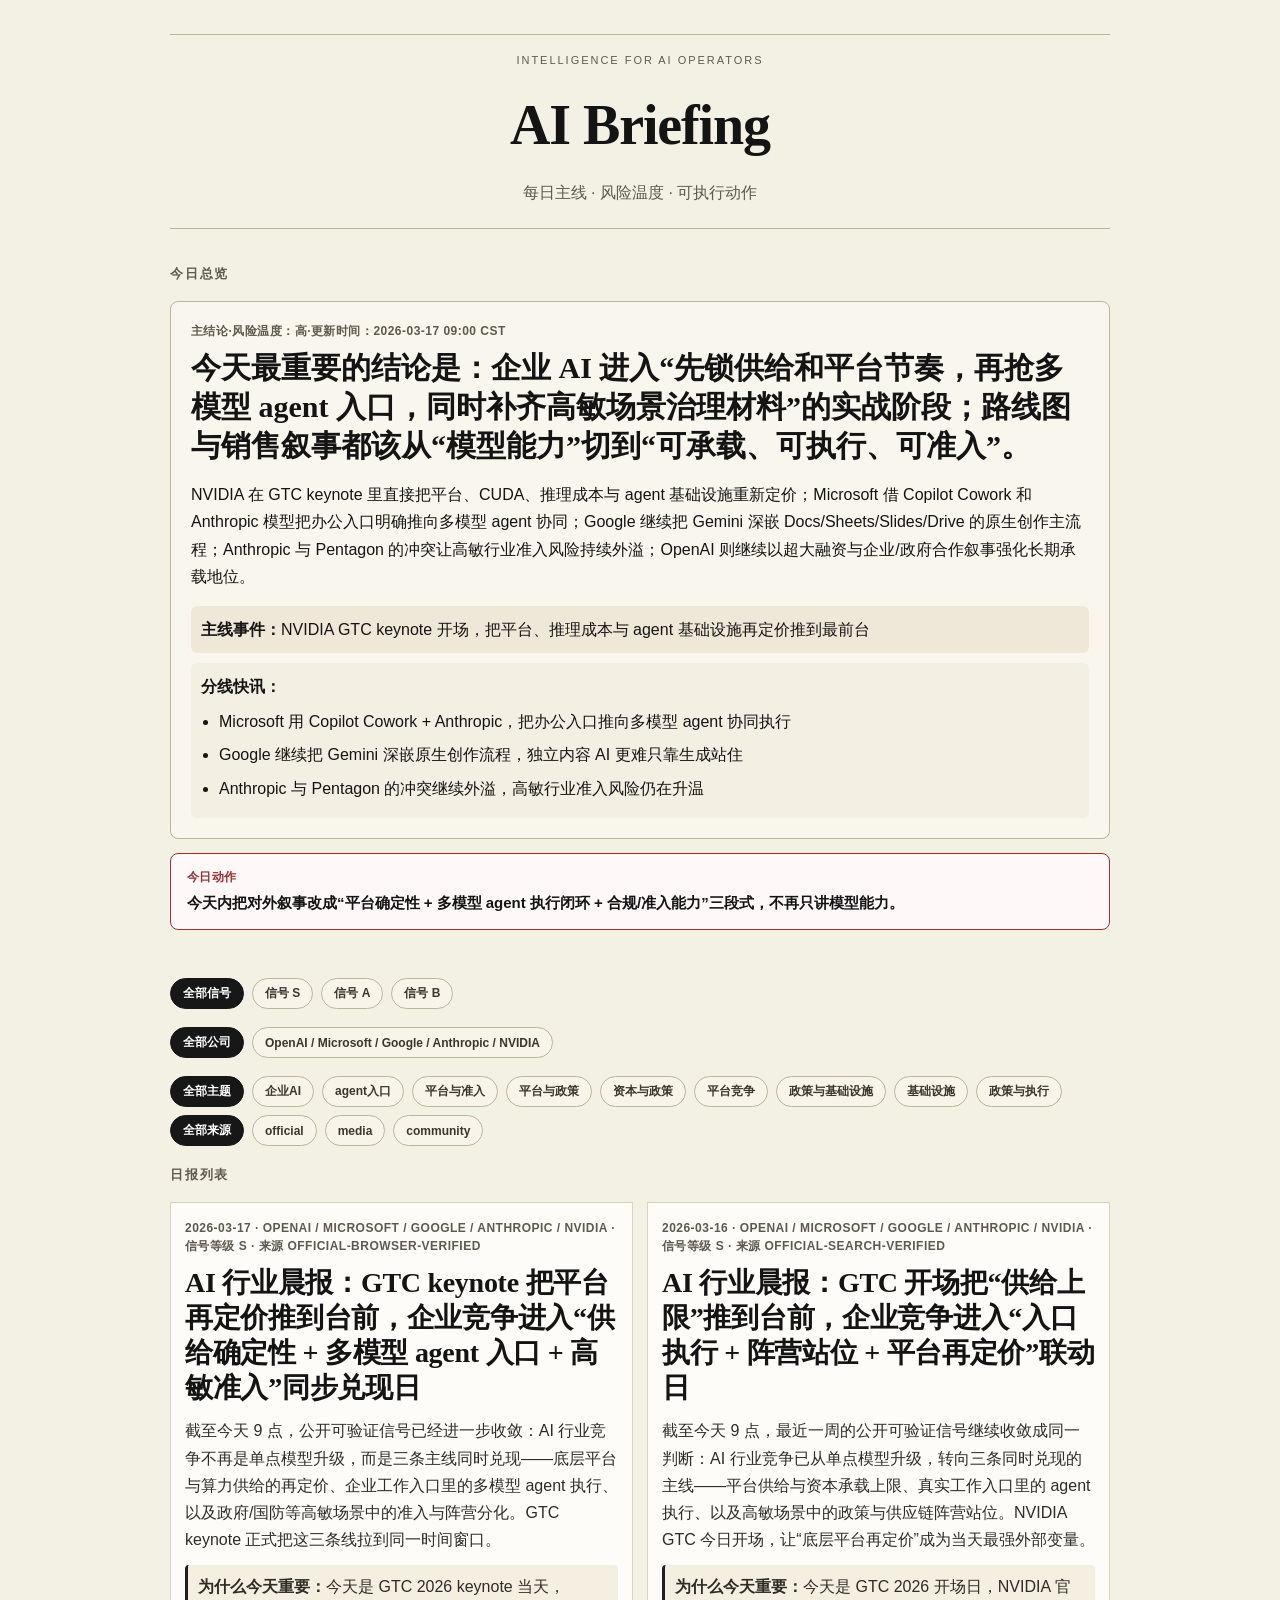
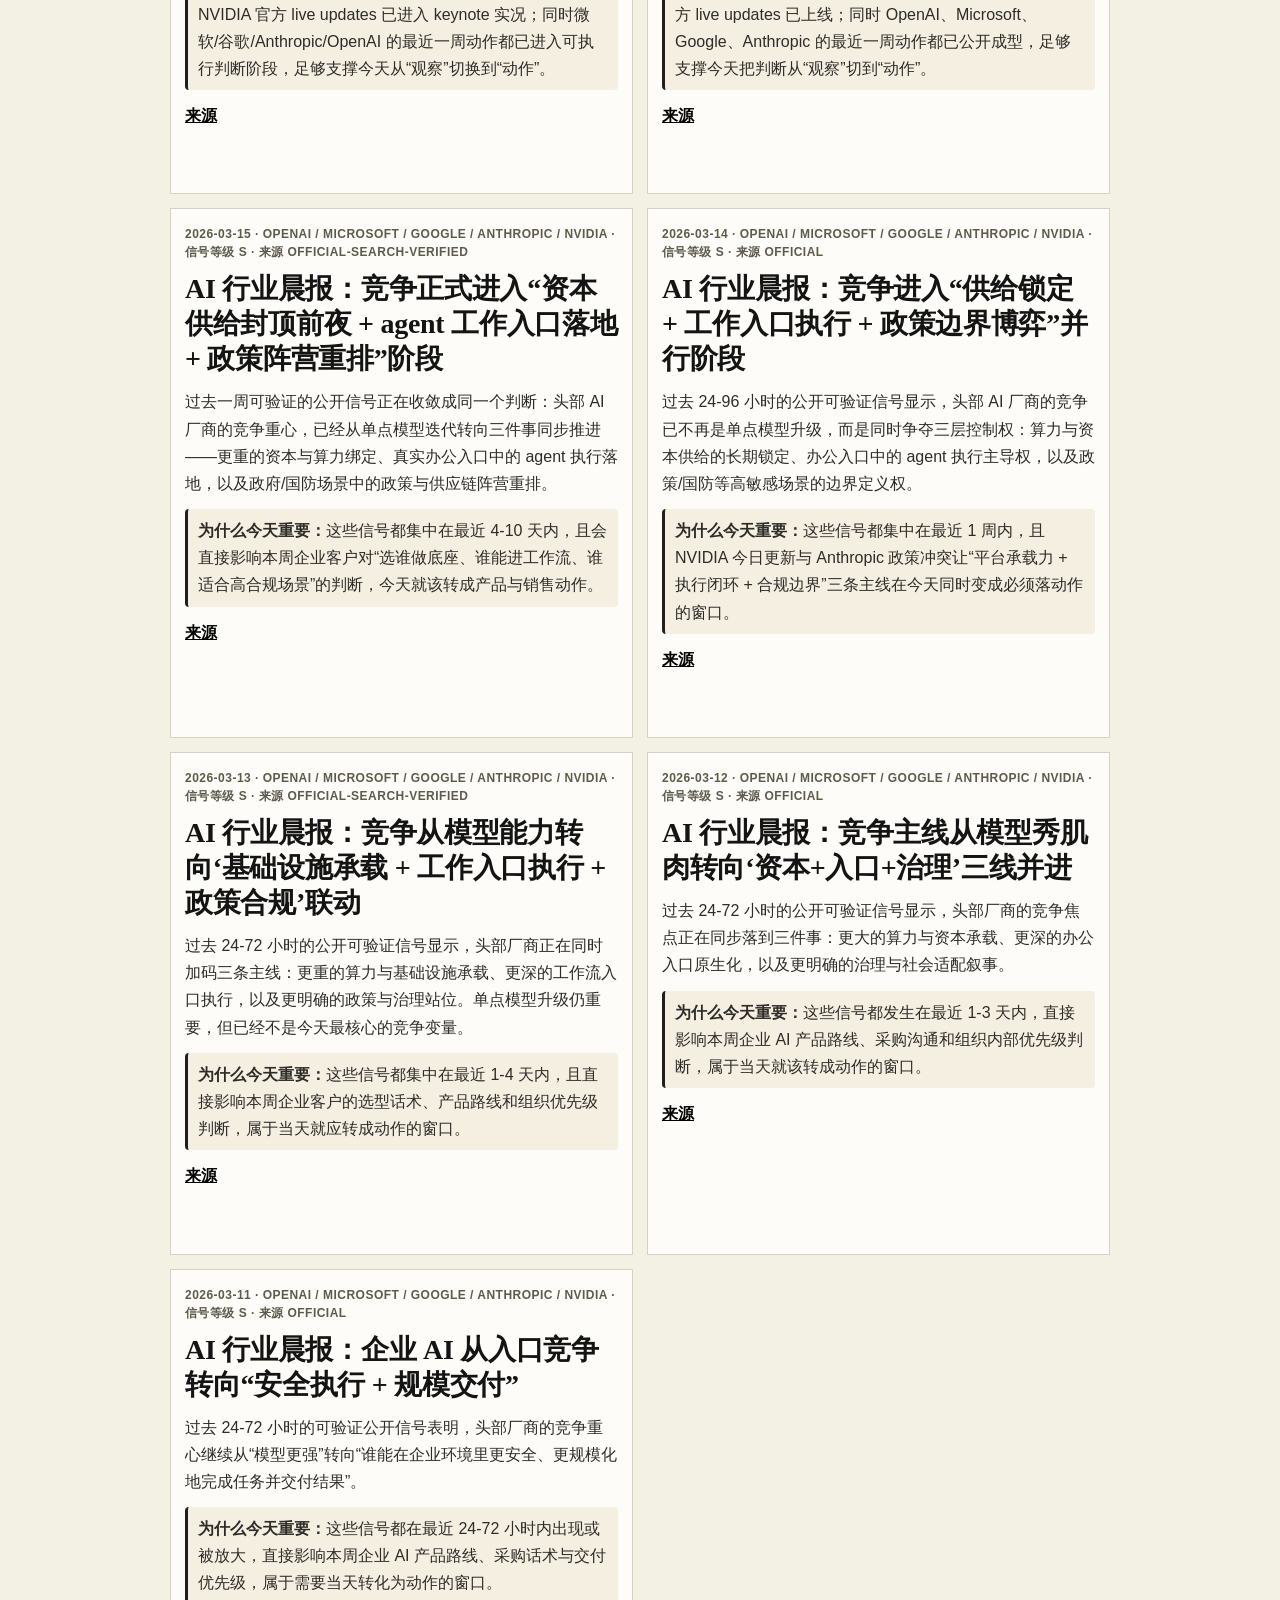
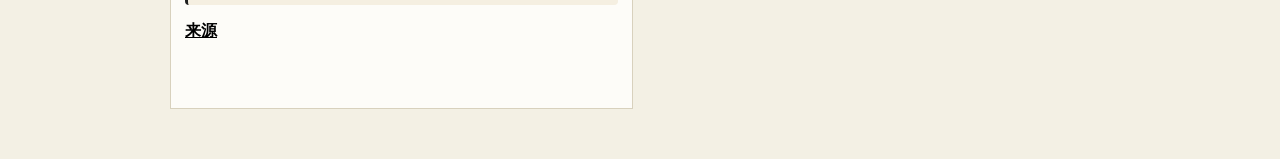
<file: index.html>
<!doctype html>
<html lang="zh-CN">
<head>
  <meta charset="UTF-8" />
  <meta name="viewport" content="width=device-width, initial-scale=1.0" />
  <meta name="description" content="AI 日报中心：支持公司/优先级筛选、月度归档、详情阅读。" />
  <title>AI 日报中心</title>
  <link rel="stylesheet" href="./styles.css" />
</head>
<body>
  <div class="container">
    <header class="header" role="banner">
      <div class="masthead-kicker">Intelligence for AI Operators</div>
      <div>
        <h1 class="title">AI Briefing</h1>
        <p class="sub">每日主线 · 风险温度 · 可执行动作</p>
      </div>
    </header>

    <main id="mainContent" tabindex="-1">
      <section aria-label="今日总览" style="max-width:100%">
        <h2 class="section-title">今日总览</h2>
        <div id="dailyOverview" aria-live="polite"></div>
        <div id="todayAction" aria-live="polite"></div>
      </section>
      <section aria-label="筛选器" style="max-width:100%">
        <div id="filters" class="filter-row" aria-live="polite"></div>
        <div id="companyFilters" class="filter-row" aria-live="polite"></div>
        <div id="tagFilters" class="filter-row" aria-live="polite"></div>
      </section>
      <section aria-label="日报列表" style="max-width:100%">
        <h2 class="section-title">日报列表</h2>
        <div id="reportList" class="report-grid" aria-live="polite"></div>
      </section>
    </main>
  </div>

  <script>
    function initDailyData() {
      const rawData = window.AI_DAILY_DATA || [];
      const fmtTime = (t='') => t.replace('Asia/Shanghai','CST').replace('  ', ' ');
      const data = [...rawData].sort((a, b) => b.date.localeCompare(a.date));
      const reportListEl = document.getElementById('reportList');
      const overviewEl = document.getElementById('dailyOverview');
      const todayActionEl = document.getElementById('todayAction');
      const filtersEl = document.getElementById('filters');
      const companyFiltersEl = document.getElementById('companyFilters');
      const tagFiltersEl = document.getElementById('tagFilters');
      let activeSignal = 'ALL';
      let activeCompany = 'ALL';
      let activeTag = 'ALL';
      let activeSourceType = 'ALL';

      const companyPool = ['ALL', ...new Set(data.map(i => i.company).filter(Boolean))].slice(0, 7);
      const tagPool = ['ALL', ...new Set(data.flatMap(i => i.tags || []).filter(Boolean))].slice(0, 10);
      const sourceTypePool = ['ALL', 'official', 'media', 'community'];

      function renderFilters() {
        const signals = ['ALL', 'S', 'A', 'B'];
        filtersEl.innerHTML = signals.map(s => `
          <button class="chip ${activeSignal===s ? 'chip-active' : ''}" onclick="window.__setSignal('${s}')">${s==='ALL' ? '全部信号' : `信号 ${s}`}</button>
        `).join('');

        companyFiltersEl.innerHTML = companyPool.map(c => `
          <button class="chip ${activeCompany===c ? 'chip-active' : ''}" onclick="window.__setCompany('${c.replace(/'/g, "\\'")}')">${c==='ALL' ? '全部公司' : c}</button>
        `).join('');

        tagFiltersEl.innerHTML = tagPool.map(t => `
          <button class="chip ${activeTag===t ? 'chip-active' : ''}" onclick="window.__setTag('${t}')">${t==='ALL' ? '全部主题' : t}</button>
        `).join('') + sourceTypePool.map(s => `
          <button class="chip ${activeSourceType===s ? 'chip-active' : ''}" onclick="window.__setSourceType('${s}')">${s==='ALL' ? '全部来源' : s}</button>
        `).join('');
      }

      window.__setSignal = function(s){
        activeSignal = s;
        renderFilters();
        renderList();
      }
      window.__setCompany = function(c){
        activeCompany = c;
        renderFilters();
        renderList();
      }
      window.__setTag = function(t){
        activeTag = t;
        renderFilters();
        renderList();
      }
      window.__setSourceType = function(s){
        activeSourceType = s;
        renderFilters();
        renderList();
      }

      function hasSourceType(item, type) {
        if (type === 'ALL') return true;
        const metas = (item.headlines || []).flatMap(h => h.sourceMeta || []);
        return metas.some(m => (m.type || '').toLowerCase() === type);
      }

      function renderOverview() {
        if (!data.length) {
          overviewEl.innerHTML = '';
          return;
        }
        const latest = data[0];
        const riskTemp = latest.riskTemperature || '未标注';
        const mainLine = latest.dailyMainline || latest.summary || '暂无主线';
        const updatedAtRaw = latest.lastUpdatedAt || latest.headlines?.[0]?.lastVerifiedAt || '未标注';
        const updatedAt = fmtTime(updatedAtRaw);
        const dailyConclusion = latest.dailyConclusion || latest.title;
        const mainHeadline = latest.headlines?.[0];
        const subHeadlines = (latest.headlines || []).slice(1, 4);

        overviewEl.innerHTML = `
          <article class="card overview-card">
            <div class="meta"><span>主结论</span><span>·</span><span>风险温度：${riskTemp}</span><span>·</span><span>更新时间：${updatedAt}</span></div>
            <h3>${dailyConclusion}</h3>
            <p>${mainLine}</p>
            ${mainHeadline ? `<div class="mainline"><strong>主线事件：</strong>${mainHeadline.title || mainHeadline.summary || ''}</div>` : ''}
            ${subHeadlines.length ? `<div class="subline"><strong>分线快讯：</strong><ul>${subHeadlines.map(h => `<li>${h.title || h.summary || ''}</li>`).join('')}</ul></div>` : ''}
          </article>
        `;
        const todayAction = (latest.actions || [])[0] || '暂无今日动作';
        todayActionEl.innerHTML = `<article class="card action-card"><div class="meta">今日动作</div><p>${todayAction}</p></article>`;
      }

      function renderList() {
        const view = data.filter(i => {
          const signalOK = activeSignal === 'ALL' || (i.signalLevel || 'B') === activeSignal;
          const companyOK = activeCompany === 'ALL' || i.company === activeCompany;
          const tagOK = activeTag === 'ALL' || (i.tags || []).includes(activeTag);
          const sourceOK = hasSourceType(i, activeSourceType);
          return signalOK && companyOK && tagOK && sourceOK;
        });

        if (!view.length) {
          reportListEl.innerHTML = '<div class="card empty" role="status">当前筛选条件下暂无日报。</div>';
          return;
        }
        reportListEl.innerHTML = view.map((item) => {
          const firstSource = item?.headlines?.[0]?.sources?.[0] || '';
          const signal = item.signalLevel || 'B';
          const whyNow = item.whyNow || '';
          const sourceType = ((item.headlines || []).flatMap(h => h.sourceMeta || []).find(m => m.type)?.type || 'unknown').toLowerCase();
          return `
            <article class="card report-card" role="link" tabindex="0" onclick="window.location.href='./detail.html?id=${encodeURIComponent(item.id)}'" onkeydown="if(event.key==='Enter'){window.location.href='./detail.html?id=${encodeURIComponent(item.id)}'}">
              <div class="meta">
                <span>${item.date}</span>
                <span>·</span>
                <span>${item.company}</span>
                <span>·</span>
                <span>信号等级 ${signal}</span>
                <span>·</span>
                <span>来源 ${sourceType}</span>
              </div>
              <h3>${item.title}</h3>
              <p>${item.summary}</p>
              ${whyNow ? `<p class="why-now"><strong>为什么今天重要：</strong>${whyNow}</p>` : ''}
              ${firstSource ? `<a class="text-link" href="${firstSource}" target="_blank" rel="noopener" onclick="event.stopPropagation()">来源</a>` : ''}
            </article>
          `;
        }).join('');
      }

      renderOverview();
      renderFilters();
      renderList();
    }

    const script = document.createElement('script');
    script.src = `./data.js?v=${Date.now()}`;
    script.onload = initDailyData;
    document.body.appendChild(script);
  </script>
</body>
</html>
</file>
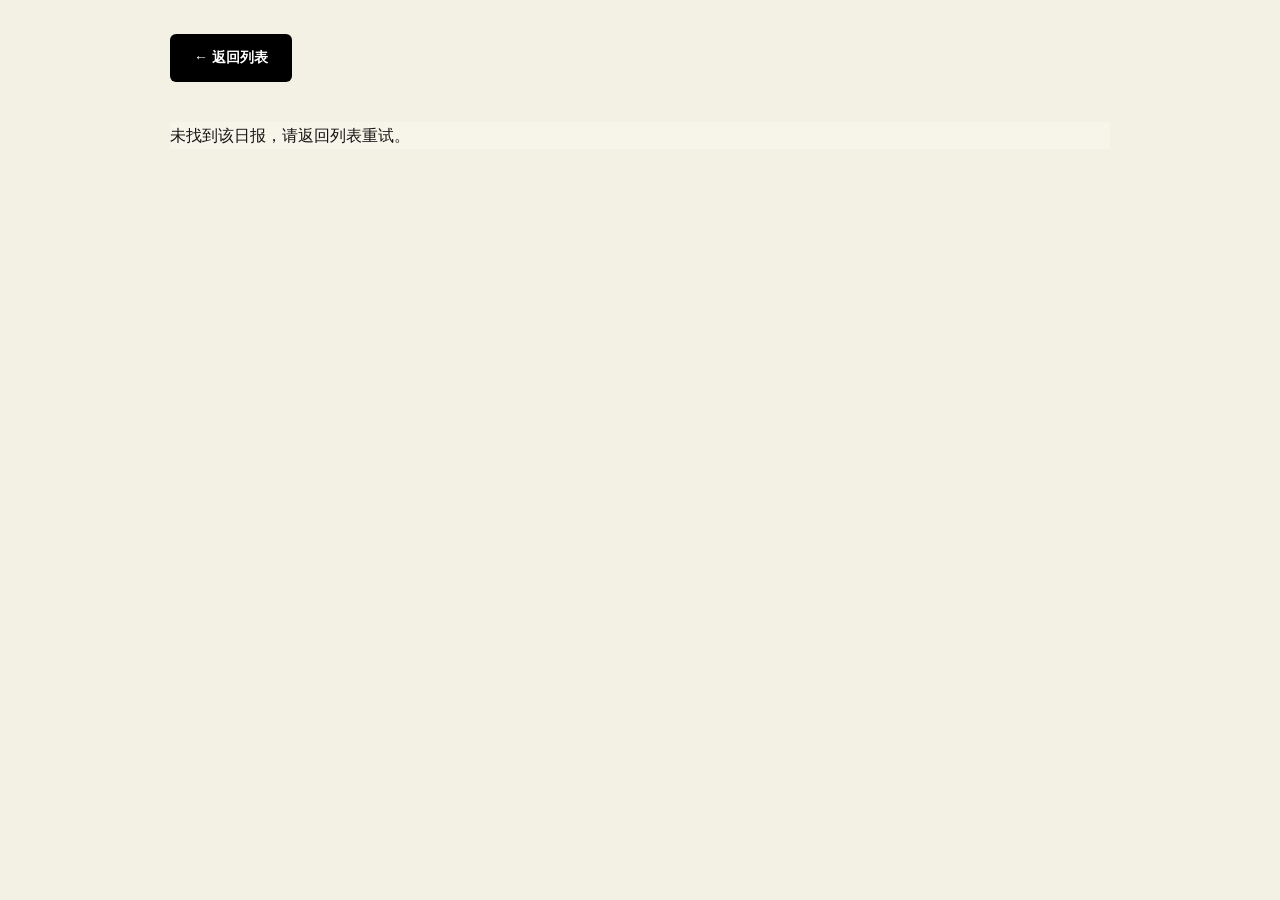
<file: detail.html>
<!doctype html>
<html lang="zh-CN">
<head>
  <meta charset="UTF-8" />
  <meta name="viewport" content="width=device-width, initial-scale=1.0" />
  <meta name="description" content="AI 日报详情页：5条头条（事实、解读、机会点）与行动建议。" />
  <title>日报详情</title>
  <link rel="stylesheet" href="./styles.css" />
</head>
<body>
  <div class="container">
    <header class="detail-top">
      <a class="btn secondary" href="./index.html" aria-label="返回日报列表">← 返回列表</a>
    </header>

    <main id="detailMain" tabindex="-1">
      <article id="detail"></article>
    </main>

  </div>

  <script>
    function initDailyDetail() {
      const params = new URLSearchParams(location.search);
      const fmtTime = (t='') => t.replace('Asia/Shanghai','CST').replace('  ', ' ');
      const id = params.get('id');
      const data = window.AI_DAILY_DATA || [];
      const target = data.find((d) => d.id === id);
      const el = document.getElementById('detail');

      function getDomainChip(url, type='') {
        try {
          const host = new URL(url).hostname.replace(/^www\./, '');
          return `<a class="domain-chip" href="${url}" target="_blank" rel="noopener" title="${url}">${host}${type ? ` · ${type}` : ''}</a>`;
        } catch {
          return `<a class="domain-chip" href="${url}" target="_blank" rel="noopener">来源</a>`;
        }
      }

      function copyText(text) {
        navigator.clipboard.writeText(text || '').then(() => alert('已复制')).catch(() => alert('复制失败'));
      }

      function renderHeadline(item, idx) {
        const safe = item || { title: '待补充', summary: '待补充', insight: '待补充', opportunity: '待补充', sources: [] };
        const sourceHtml = (safe.sources || []).length
          ? `<div class="source-row"><span class="block-label">来源</span><div class="domain-chips">${safe.sources.map((s, idx) => getDomainChip(s, safe.sourceMeta?.[idx]?.type || '')).join('')}</div></div>`
          : '<div class="source-row"><span class="block-label">来源</span><span class="source-empty">待补充</span></div>';
        const headlineTitle = safe.title || `要点 ${idx + 1}`;
        const headlineSummary = safe.summary || safe.fact || '待补充';
        const signal = safe.signalLevel || 'B';
        const whyNow = safe.whyNow || '';
        return `
          <li class="headline">
            <div class="headline-no">0${idx + 1}</div>
            <section class="headline-block">
              <p class="block-label">标题</p>
              <h3 class="block-title">${headlineTitle}</h3>
              <p class="block-text"><strong>信号等级：</strong>${signal}</p>
              ${whyNow ? `<p class="block-text"><strong>为什么今天重要：</strong>${whyNow}</p>` : ''}
            </section>
            <section class="headline-block">
              <p class="block-label">摘要</p>
              <p class="block-text">${headlineSummary}</p>
            </section>
            <section class="headline-block">
              <p class="block-label">解读</p>
              <p class="block-text kv-strong">${safe.insight || '待补充'}</p>
            </section>
            <section class="headline-block">
              <p class="block-label">机会点</p>
              <p class="block-text opp">${safe.opportunity || '待补充'}</p>
            </section>
            ${sourceHtml}
          </li>
        `;
      }

      if (!target) {
        document.title = '日报不存在';
        el.innerHTML = '<section class="card empty" role="alert">未找到该日报，请返回列表重试。</section>';
      } else {
        document.title = `${target.title} · 日报详情`;
        const headlines = Array.from({ length: 5 }, (_, i) => (target.headlines || [])[i]);
        const riskTemp = target.riskTemperature || '未标注';
        const updatedAtRaw = target.lastUpdatedAt || target.headlines?.[0]?.lastVerifiedAt || '未标注';
        const updatedAt = fmtTime(updatedAtRaw);
        const dailyConclusion = target.dailyConclusion || target.title;
        const dailyMainline = target.dailyMainline || target.summary;
        el.innerHTML = `
          <section class="card">
            <div class="meta">
              <span>${target.date}</span><span>·</span><span>${target.company}</span><span>·</span><span>风险温度：${riskTemp}</span><span>·</span><span>更新时间：${updatedAt}</span>
            </div>
            <h1>${dailyConclusion}</h1>
            <p>${dailyMainline}</p>
            <div class="filter-row">
              <button class="chip" onclick='copyText(${JSON.stringify('${dailyConclusion}')})'>复制主结论</button>
              <button class="chip" onclick='copyText(${JSON.stringify('${(target.actions||[]).join("；")}')})'>复制行动建议</button>
            </div>
          </section>

          <section class="card">
            <h2 class="section-title">重点摘要（含溯源）</h2>
            <ol class="headline-list">
              ${headlines.map((h, idx) => renderHeadline(h, idx)).join('')}
            </ol>
          </section>

          <section class="card">
            <h2 class="section-title">行动建议</h2>
            <ul class="actions">
              ${(target.actions || []).map((a) => `<li>${a}</li>`).join('')}
            </ul>
          </section>
        `;
      }
    }

    const script = document.createElement('script');
    script.src = `./data.js?v=${Date.now()}`;
    script.onload = initDailyDetail;
    document.body.appendChild(script);
  </script>
</body>
</html>
</file>
<file: styles.css>
:root {
  --bg: #f3f0e4;
  --bg-soft: #f8f5eb;
  --card: #f7f4e9;
  --line: #d8d1bd;
  --line-strong: #bdb49d;
  --text: #141414;
  --muted: #5f5a4d;
  --accent: #111111;
  --accent-2: #9d2f2f;
  --focus: #111111;
  --shadow: rgba(20, 20, 20, 0.06);
}

* { box-sizing: border-box; }

html, body { min-height: 100%; }

body {
  margin: 0;
  font-family: "Inter", -apple-system, BlinkMacSystemFont, "Segoe UI", Roboto, sans-serif;
  color: var(--text);
  background: var(--bg);
  line-height: 1.7;
  -webkit-font-smoothing: antialiased;
}

.container {
  max-width: 980px;
  margin: 0 auto;
  padding: 34px 20px 50px;
}

.header {
  text-align: center;
  margin-bottom: 34px;
  border-top: 1px solid var(--line-strong);
  border-bottom: 1px solid var(--line-strong);
  padding: 16px 0 22px;
}

.masthead-kicker {
  font-size: 11px;
  text-transform: uppercase;
  letter-spacing: 0.18em;
  color: var(--muted);
  margin-bottom: 8px;
}

.title {
  font-family: "Georgia", "Times New Roman", serif;
  font-size: 56px;
  font-weight: 700;
  letter-spacing: -0.02em;
  margin: 0 0 6px;
  color: #141414;
}

.sub {
  font-size: 16px;
  color: var(--muted);
  margin: 0;
}

.section-title {
  font-size: 13px;
  text-transform: uppercase;
  letter-spacing: 0.14em;
  color: var(--muted);
  margin-bottom: 16px;
  font-weight: 700;
}

.card {
  background: var(--card);
  border: none;
  border-radius: 0;
  padding: 0;
  box-shadow: none;
  margin-bottom: 48px;
}

.report-card {
  border: 1px solid var(--line);
  background: #fdfcf8;
  border-radius: 0;
  padding: 16px 14px;
  cursor: pointer;
  transition: transform 0.15s ease, box-shadow 0.2s ease;
  height: 100%;
}

.report-card:hover {
  transform: translateY(-1px);
  box-shadow: 0 4px 12px var(--shadow);
}

.report-card h3 {
  font-family: "Georgia", "Times New Roman", serif;
  font-size: 28px;
  font-weight: 700;
  letter-spacing: -0.01em;
  margin: 10px 0 12px;
  line-height: 1.25;
}

.report-card p {
  font-size: 16px;
  color: #2e2c28;
  margin: 0 0 12px;
}

.meta {
  font-size: 12px;
  font-weight: 600;
  color: var(--muted);
  text-transform: uppercase;
  letter-spacing: 0.04em;
  margin-bottom: 8px;
  line-height: 1.5;
  word-break: break-word;
}

.priority {
  display: inline-block;
  font-size: 11px;
  padding: 2px 6px;
  background: #000;
  color: #fff;
  border-radius: 3px;
  margin-right: 8px;
}

.btn {
  display: inline-block;
  background: #000;
  color: #fff;
  padding: 12px 24px;
  border-radius: 6px;
  font-weight: 600;
  text-decoration: none;
  font-size: 14px;
  transition: transform 0.1s ease;
}

.btn:active {
  transform: scale(0.98);
}

.headline {
  margin-bottom: 40px;
  padding-bottom: 40px;
  border-bottom: 1px solid var(--line);
}

.headline h3 {
  font-size: 14px;
  color: var(--accent-2);
  text-transform: uppercase;
  margin-bottom: 12px;
}

.kv b {
  color: #000;
  font-size: 13px;
  text-transform: uppercase;
  margin-right: 8px;
}

.text-link {
  color: #000;
  text-decoration: underline;
  font-weight: 600;
}

/* Detail Page Specifics */
.detail-top {
  margin-bottom: 40px;
}

.tag {
  font-size: 12px;
  background: #f1f3f5;
  padding: 4px 10px;
  border-radius: 4px;
  margin-right: 6px;
  font-weight: 500;
}

.overview-card {
  border: 1px solid var(--line-strong);
  border-radius: 8px;
  padding: 20px;
  background: #f9f6ed;
  margin-bottom: 14px;
}

.overview-card h3 {
  margin: 8px 0 10px;
  font-family: "Georgia", "Times New Roman", serif;
  font-size: 30px;
  line-height: 1.3;
}

.filter-row {
  display: flex;
  gap: 8px;
  flex-wrap: wrap;
  margin-bottom: 18px;
}

.chip {
  border: 1px solid var(--line-strong);
  background: #f8f4ea;
  color: #3a372f;
  padding: 6px 12px;
  border-radius: 999px;
  font-size: 12px;
  font-weight: 600;
  cursor: pointer;
}

.chip-active {
  background: #171717;
  color: #fff;
  border-color: #171717;
}

.why-now {
  background: #f5efe1;
  border-left: 3px solid #1f1f1f;
  padding: 8px 10px;
  border-radius: 4px;
}

.mainline {
  margin-top: 10px;
  padding: 10px;
  background: #efe8d8;
  border-radius: 6px;
}

.subline {
  margin-top: 10px;
  padding: 10px;
  background: #f4efe3;
  border-radius: 6px;
}

.subline ul {
  margin: 8px 0 0;
  padding-left: 18px;
}

.subline li {
  margin-bottom: 6px;
}

.action-card {
  border: 1px solid var(--accent-2);
  background: #fef8f8;
  border-radius: 8px;
  padding: 14px 16px;
  margin-top: 12px;
}

.action-card .meta {
  color: var(--accent-2);
  margin-bottom: 4px;
}

.action-card p {
  font-weight: 600;
  font-size: 15px;
  margin: 0;
}

.report-grid {
  display: grid;
  grid-template-columns: repeat(2, minmax(0, 1fr));
  gap: 14px;
}

@media (max-width: 760px) {
  .report-grid {
    grid-template-columns: 1fr;
  }
}

@media (max-width: 600px) {
  .title { font-size: 40px; }
  .container { padding: 24px 14px; }
  .overview-card h3 { font-size: 22px; }
}
</file>
